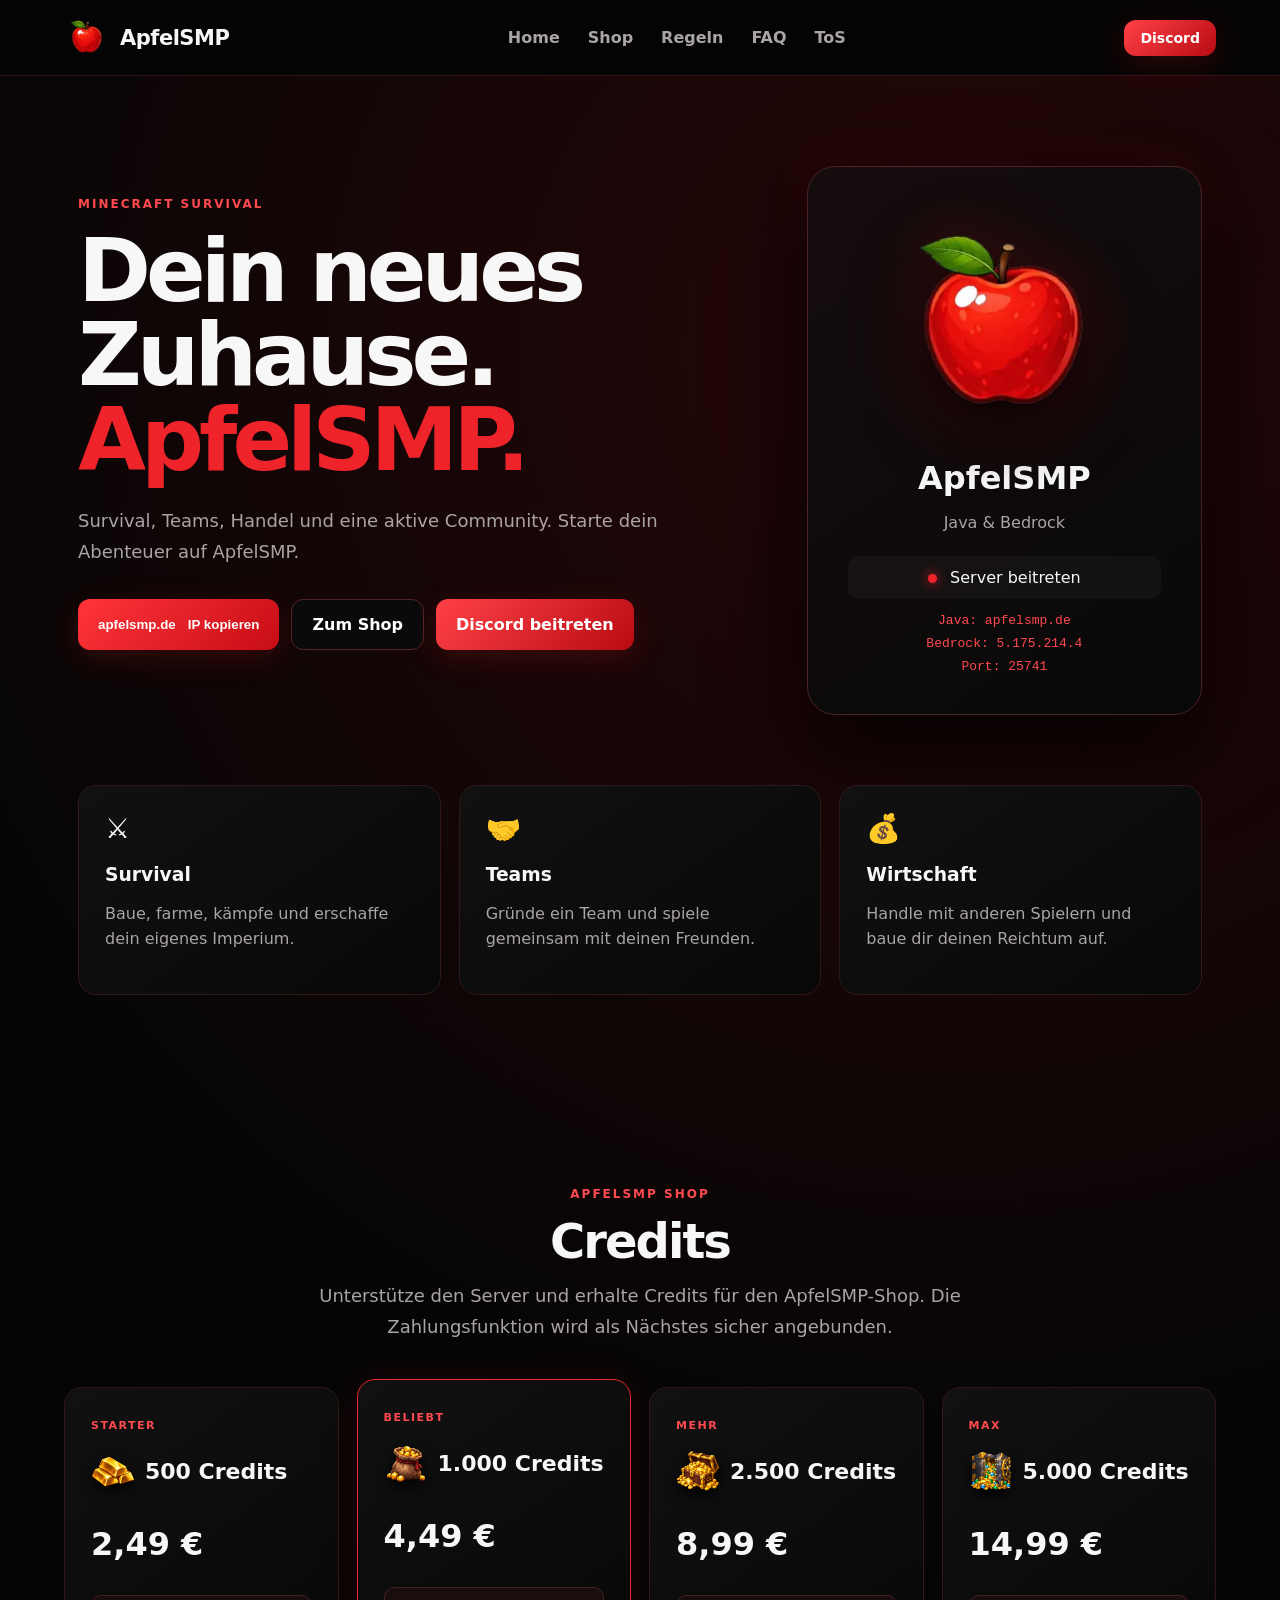
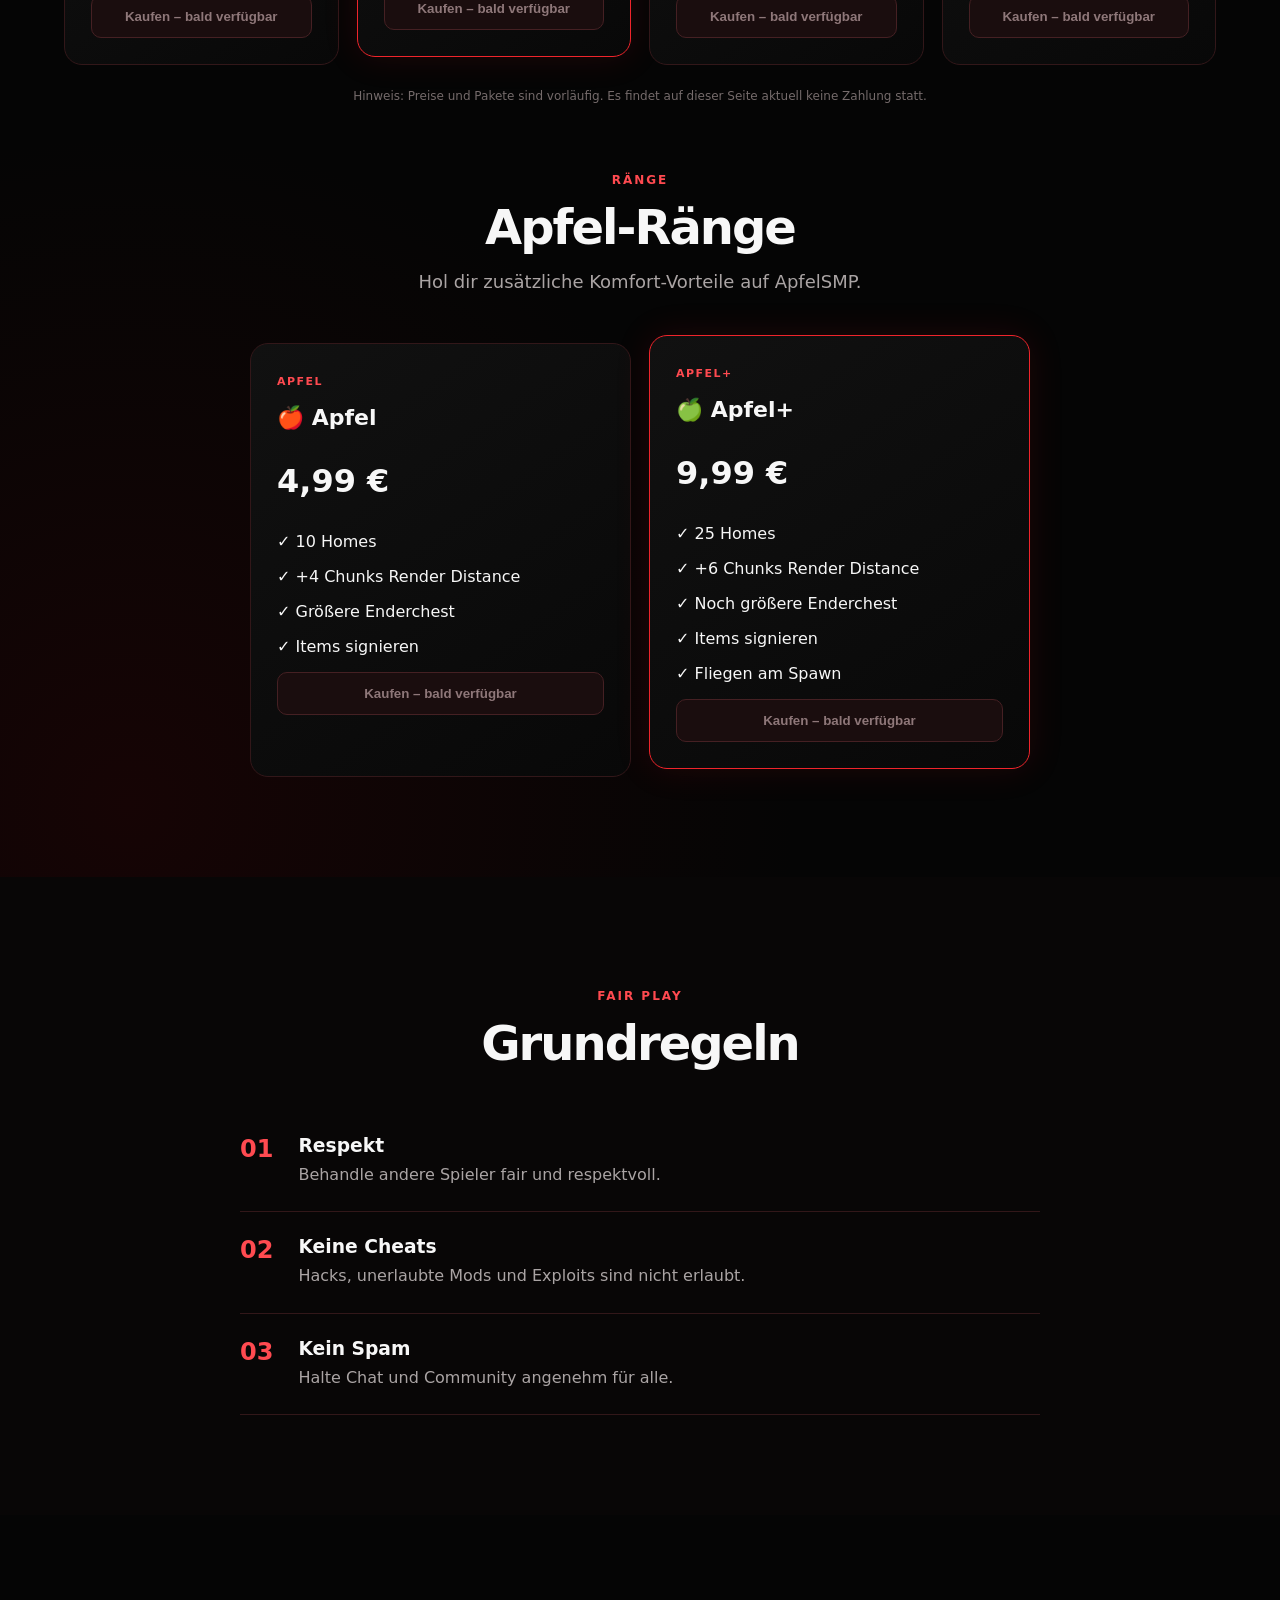
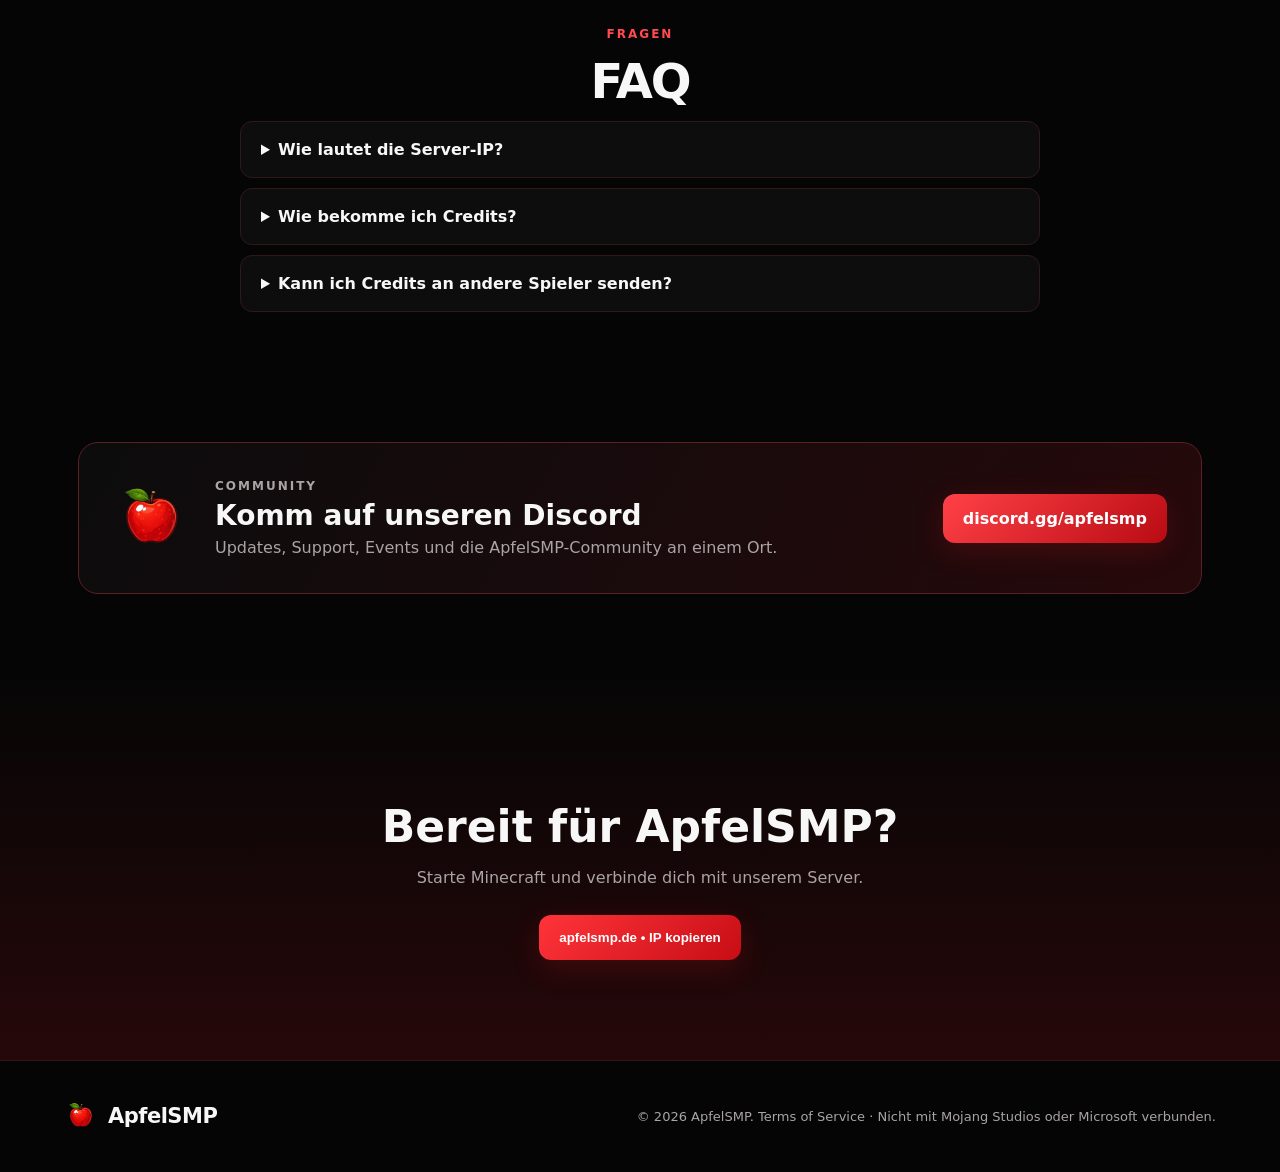
<file: index.html>
<!doctype html>
<html lang="de">
<head>
  <meta charset="UTF-8">
  <meta name="viewport" content="width=device-width,initial-scale=1">
  <meta name="description" content="ApfelSMP – deutscher Minecraft Survival Server.">
  <title>ApfelSMP | Minecraft Survival</title>
  <link rel="stylesheet" href="style.css">
</head>
<body>
<header class="nav">
  <a class="brand" href="#home"><img src="assets/apfelsmp-logo.webp" alt="ApfelSMP Logo"> <span>ApfelSMP</span></a>
  <nav><a href="#home">Home</a><a href="#shop">Shop</a><a href="#regeln">Regeln</a><a href="#faq">FAQ</a><a href="tos.html">ToS</a></nav>
  <a class="btn small discord-btn" href="https://discord.gg/apfelsmp" target="_blank" rel="noopener">Discord</a>
</header>

<main>
<section class="hero" id="home">
  <div class="hero-copy">
    <p class="eyebrow">MINECRAFT SURVIVAL</p>
    <h1>Dein neues Zuhause.<br><span>ApfelSMP.</span></h1>
    <p class="lead">Survival, Teams, Handel und eine aktive Community. Starte dein Abenteuer auf ApfelSMP.</p>
    <div class="actions">
      <button class="btn" id="copyIp">apfelsmp.de <b>IP kopieren</b></button>
      <a class="btn ghost" href="#shop">Zum Shop</a>
      <a class="btn discord-btn" href="https://discord.gg/apfelsmp" target="_blank" rel="noopener">Discord beitreten</a>
    </div>
    <p class="copy-status" id="copyStatus" aria-live="polite"></p>
  </div>
  <div class="server-card">
    <img class="hero-logo" src="assets/apfelsmp-logo.webp" alt="ApfelSMP Apfel Logo">
    <h2>ApfelSMP</h2>
    <p>Java & Bedrock</p>
    <div class="status"><span></span> Server beitreten</div>
    <div style="display:flex;flex-direction:column;gap:8px;align-items:center">
      <code>Java: apfelsmp.de</code>
      <code>Bedrock: 5.175.214.4</code>
      <code>Port: 25741</code>
    </div>
  </div>
</section>

<section class="features">
  <article><b>⚔️</b><h3>Survival</h3><p>Baue, farme, kämpfe und erschaffe dein eigenes Imperium.</p></article>
  <article><b>🤝</b><h3>Teams</h3><p>Gründe ein Team und spiele gemeinsam mit deinen Freunden.</p></article>
  <article><b>💰</b><h3>Wirtschaft</h3><p>Handle mit anderen Spielern und baue dir deinen Reichtum auf.</p></article>
</section>

<section class="section" id="shop">
  <p class="eyebrow">APFELSMP SHOP</p>
  <h2>Credits</h2>
  <p class="section-intro">Unterstütze den Server und erhalte Credits für den ApfelSMP-Shop. Die Zahlungsfunktion wird als Nächstes sicher angebunden.</p>
  <div class="products">
    <article class="product"><span>STARTER</span><h3 class="credit-title"><img src="assets/500Credits.png" alt="">500 Credits</h3><p class="price">2,49 €</p><button disabled>Kaufen – bald verfügbar</button></article>
    <article class="product featured"><span>BELIEBT</span><h3 class="credit-title"><img src="assets/1000Credits.png" alt="">1.000 Credits</h3><p class="price">4,49 €</p><button disabled>Kaufen – bald verfügbar</button></article>
    <article class="product"><span>MEHR</span><h3 class="credit-title"><img src="assets/2500Credits.png" alt="">2.500 Credits</h3><p class="price">8,99 €</p><button disabled>Kaufen – bald verfügbar</button></article>
    <article class="product"><span>MAX</span><h3 class="credit-title"><img src="assets/5000Credits.png" alt="">5.000 Credits</h3><p class="price">14,99 €</p><button disabled>Kaufen – bald verfügbar</button></article>
  </div>
  <p class="notice">Hinweis: Preise und Pakete sind vorläufig. Es findet auf dieser Seite aktuell keine Zahlung statt.</p>

  <p class="eyebrow" style="margin-top:70px">RÄNGE</p>
  <h2>Apfel-Ränge</h2>
  <p class="section-intro">Hol dir zusätzliche Komfort-Vorteile auf ApfelSMP.</p>
  <div class="products" style="grid-template-columns:repeat(2,minmax(0,1fr));max-width:780px">
    <article class="product">
      <span>APFEL</span>
      <h3>🍎 Apfel</h3>
      <p class="price">4,99 €</p>
      <p>✓ 10 Homes</p>
      <p>✓ +4 Chunks Render Distance</p>
      <p>✓ Größere Enderchest</p>
      <p>✓ Items signieren</p>
      <button disabled>Kaufen – bald verfügbar</button>
    </article>
    <article class="product featured">
      <span>APFEL+</span>
      <h3>🍏 Apfel+</h3>
      <p class="price">9,99 €</p>
      <p>✓ 25 Homes</p>
      <p>✓ +6 Chunks Render Distance</p>
      <p>✓ Noch größere Enderchest</p>
      <p>✓ Items signieren</p>
      <p>✓ Fliegen am Spawn</p>
      <button disabled>Kaufen – bald verfügbar</button>
    </article>
  </div>
</section>

<section class="section alt" id="regeln">
  <p class="eyebrow">FAIR PLAY</p><h2>Grundregeln</h2>
  <div class="rules">
    <article><strong>01</strong><div><h3>Respekt</h3><p>Behandle andere Spieler fair und respektvoll.</p></div></article>
    <article><strong>02</strong><div><h3>Keine Cheats</h3><p>Hacks, unerlaubte Mods und Exploits sind nicht erlaubt.</p></div></article>
    <article><strong>03</strong><div><h3>Kein Spam</h3><p>Halte Chat und Community angenehm für alle.</p></div></article>
  </div>
</section>

<section class="section" id="faq">
  <p class="eyebrow">FRAGEN</p><h2>FAQ</h2>
  <details><summary>Wie lautet die Server-IP?</summary><p>Die Java-IP lautet apfelsmp.de.</p></details>
  <details><summary>Wie bekomme ich Credits?</summary><p>Credits werden künftig über den offiziellen ApfelSMP-Shop erhältlich sein.</p></details>
  <details><summary>Kann ich Credits an andere Spieler senden?</summary><p>Nein. Credits sind an deinen Account gebunden und können nicht an andere Spieler überwiesen werden.</p></details>
</section>

<section class="discord-cta"><img src="assets/apfelsmp-logo.webp" alt=""><div><p class="eyebrow">COMMUNITY</p><h2>Komm auf unseren Discord</h2><p>Updates, Support, Events und die ApfelSMP-Community an einem Ort.</p></div><a class="btn discord-btn" href="https://discord.gg/apfelsmp" target="_blank" rel="noopener">discord.gg/apfelsmp</a></section>
<section class="cta" id="spielen"><h2>Bereit für ApfelSMP?</h2><p>Starte Minecraft und verbinde dich mit unserem Server.</p><button class="btn" id="copyIp2">apfelsmp.de • IP kopieren</button></section>
</main>

<footer><div class="brand"><img src="assets/apfelsmp-logo.webp" alt="ApfelSMP Logo"> <span>ApfelSMP</span></div><p>© <span id="year"></span> ApfelSMP. <a href="tos.html">Terms of Service</a> · Nicht mit Mojang Studios oder Microsoft verbunden.</p></footer>
<script src="script.js"></script>
</body>
</html>
</file>
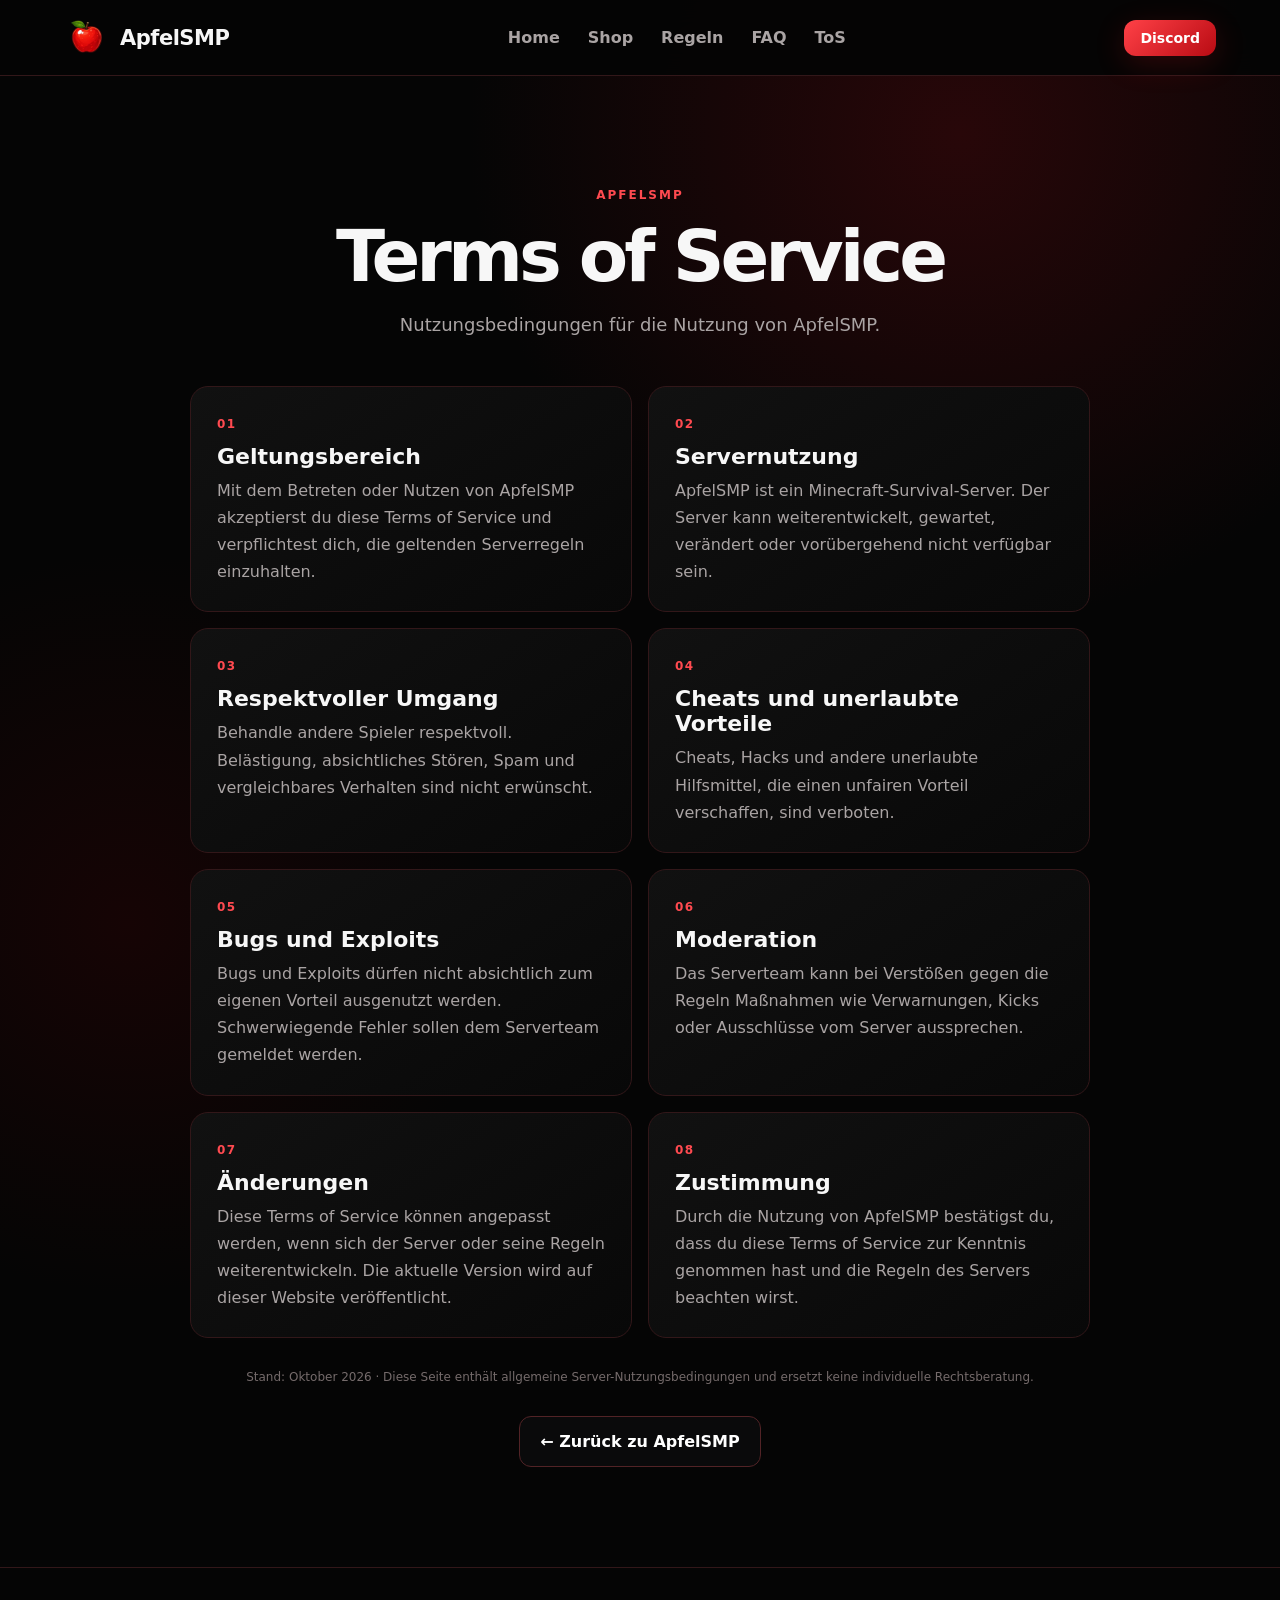
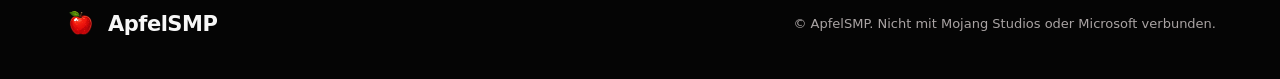
<file: tos.html>
<!doctype html>
<html lang="de">
<head>
  <meta charset="UTF-8">
  <meta name="viewport" content="width=device-width,initial-scale=1">
  <meta name="description" content="ApfelSMP Terms of Service – Nutzungsbedingungen.">
  <title>ApfelSMP | Terms of Service</title>
  <link rel="stylesheet" href="style.css">
</head>
<body>
<header class="nav">
  <a class="brand" href="/#home"><img src="assets/apfelsmp-logo.webp" alt="ApfelSMP Logo"> <span>ApfelSMP</span></a>
  <nav><a href="/#home">Home</a><a href="/#shop">Shop</a><a href="/#regeln">Regeln</a><a href="/#faq">FAQ</a><a href="tos.html">ToS</a></nav>
  <a class="btn small discord-btn" href="https://discord.gg/apfelsmp" target="_blank" rel="noopener">Discord</a>
</header>

<main>
<section class="section tos-page">
  <p class="eyebrow">APFELSMP</p>
  <h1>Terms of Service</h1>
  <p class="section-intro">Nutzungsbedingungen für die Nutzung von ApfelSMP.</p>

  <div class="tos-content">
    <article class="tos-card">
      <span>01</span>
      <h2>Geltungsbereich</h2>
      <p>Mit dem Betreten oder Nutzen von ApfelSMP akzeptierst du diese Terms of Service und verpflichtest dich, die geltenden Serverregeln einzuhalten.</p>
    </article>

    <article class="tos-card">
      <span>02</span>
      <h2>Servernutzung</h2>
      <p>ApfelSMP ist ein Minecraft-Survival-Server. Der Server kann weiterentwickelt, gewartet, verändert oder vorübergehend nicht verfügbar sein.</p>
    </article>

    <article class="tos-card">
      <span>03</span>
      <h2>Respektvoller Umgang</h2>
      <p>Behandle andere Spieler respektvoll. Belästigung, absichtliches Stören, Spam und vergleichbares Verhalten sind nicht erwünscht.</p>
    </article>

    <article class="tos-card">
      <span>04</span>
      <h2>Cheats und unerlaubte Vorteile</h2>
      <p>Cheats, Hacks und andere unerlaubte Hilfsmittel, die einen unfairen Vorteil verschaffen, sind verboten.</p>
    </article>

    <article class="tos-card">
      <span>05</span>
      <h2>Bugs und Exploits</h2>
      <p>Bugs und Exploits dürfen nicht absichtlich zum eigenen Vorteil ausgenutzt werden. Schwerwiegende Fehler sollen dem Serverteam gemeldet werden.</p>
    </article>

    <article class="tos-card">
      <span>06</span>
      <h2>Moderation</h2>
      <p>Das Serverteam kann bei Verstößen gegen die Regeln Maßnahmen wie Verwarnungen, Kicks oder Ausschlüsse vom Server aussprechen.</p>
    </article>

    <article class="tos-card">
      <span>07</span>
      <h2>Änderungen</h2>
      <p>Diese Terms of Service können angepasst werden, wenn sich der Server oder seine Regeln weiterentwickeln. Die aktuelle Version wird auf dieser Website veröffentlicht.</p>
    </article>

    <article class="tos-card">
      <span>08</span>
      <h2>Zustimmung</h2>
      <p>Durch die Nutzung von ApfelSMP bestätigst du, dass du diese Terms of Service zur Kenntnis genommen hast und die Regeln des Servers beachten wirst.</p>
    </article>
  </div>

  <p class="notice tos-note">Stand: Oktober 2026 · Diese Seite enthält allgemeine Server-Nutzungsbedingungen und ersetzt keine individuelle Rechtsberatung.</p>
  <a class="btn ghost tos-back" href="index.html">← Zurück zu ApfelSMP</a>
</section>
</main>

<footer><div class="brand"><img src="assets/apfelsmp-logo.webp" alt="ApfelSMP Logo"> <span>ApfelSMP</span></div><p>© <span id="year"></span> ApfelSMP. Nicht mit Mojang Studios oder Microsoft verbunden.</p></footer>
<script src="script.js"></script>
</body>
</html>
</file>
<file: style.css>
:root{--bg:#050505;--panel:#0c0c0d;--panel2:#121213;--text:#f7f7f7;--muted:#aaa4a4;--red:#ef242b;--red2:#ff4a50;--border:#321719}
*{box-sizing:border-box}html{scroll-behavior:smooth}body{margin:0;background:radial-gradient(circle at 75% 8%,#280709 0,transparent 27%),radial-gradient(circle at 10% 55%,#160405 0,transparent 25%),var(--bg);color:var(--text);font-family:Inter,ui-sans-serif,system-ui,-apple-system,Segoe UI,sans-serif}a{color:inherit;text-decoration:none}
.nav{height:76px;display:flex;align-items:center;justify-content:space-between;padding:0 max(5vw,24px);position:sticky;top:0;z-index:20;background:#050505f2;backdrop-filter:blur(14px);border-bottom:1px solid #321719}.brand{font-size:21px;font-weight:900;letter-spacing:-.5px;display:flex;align-items:center;gap:10px}.brand img{width:46px;height:46px;object-fit:contain;display:block}.brand span{margin:0}.nav nav{display:flex;gap:28px}.nav nav a{color:var(--muted);font-weight:700}.nav nav a:hover{color:var(--red2)}
.btn{border:0;border-radius:12px;background:linear-gradient(135deg,#ff343a,#c70d15);color:#fff;padding:15px 20px;font-weight:850;cursor:pointer;display:inline-flex;gap:12px;align-items:center;justify-content:center;box-shadow:0 8px 30px #e7192030}.btn:hover{filter:brightness(1.08);transform:translateY(-1px)}.btn.small{padding:10px 16px;font-size:14px}.btn.ghost{background:#0a0a0b;color:#fff;border:1px solid #522326;box-shadow:none}.discord-btn{background:linear-gradient(135deg,#ff4147,#b90b13)}
.hero{max-width:1180px;margin:auto;min-height:620px;padding:90px 28px 70px;display:grid;grid-template-columns:1.25fr .75fr;gap:70px;align-items:center}.eyebrow{color:var(--red2);font-weight:900;font-size:12px;letter-spacing:2px}.hero h1{font-size:clamp(52px,7vw,88px);line-height:.96;letter-spacing:-5px;margin:18px 0 24px}.hero h1 span{color:var(--red)}.lead,.section-intro{color:var(--muted);font-size:18px;line-height:1.7;max-width:680px}.actions{display:flex;gap:12px;margin-top:32px;flex-wrap:wrap}.copy-status{height:20px;color:var(--red2);font-size:13px}
.server-card{background:linear-gradient(145deg,#160d0e,#080808);border:1px solid #492326;border-radius:28px;padding:40px;text-align:center;box-shadow:0 30px 90px #000,0 0 50px #d5161d18}.hero-logo{width:min(240px,80%);height:auto;display:block;margin:0 auto;filter:drop-shadow(0 20px 30px #000) drop-shadow(0 0 24px #d8171e45)}.server-card h2{font-size:32px;margin:12px 0 4px}.server-card p{color:var(--muted)}.status{margin:24px auto 14px;background:#ffffff08;padding:12px;border-radius:10px}.status span{display:inline-block;width:9px;height:9px;border-radius:50%;background:var(--red);margin-right:8px;box-shadow:0 0 12px var(--red)}code{color:var(--red2)}
.features,.products{max-width:1180px;margin:auto;padding:0 28px 80px;display:grid;grid-template-columns:repeat(3,1fr);gap:18px}.features article,.product{background:linear-gradient(145deg,#111,#080808);border:1px solid var(--border);border-radius:18px;padding:26px}.features b{font-size:28px}.features h3{margin-bottom:8px}.features p,.rules p,details p{color:var(--muted);line-height:1.6}
.section{padding:100px max(5vw,28px);text-align:center}.section>h2{font-size:48px;letter-spacing:-2px;margin:8px 0 12px}.section-intro{margin:0 auto 45px}.products{grid-template-columns:repeat(4,1fr);padding:0;max-width:1180px}.product{text-align:left;position:relative}.product.featured{border-color:var(--red);transform:translateY(-8px);box-shadow:0 0 35px #d9182020}.product>span{font-size:11px;font-weight:900;color:var(--red2);letter-spacing:1.5px}.product h3{font-size:22px;margin:16px 0}.price{font-size:32px;font-weight:900}.product button{width:100%;padding:13px;border-radius:10px;border:1px solid #452023;background:#1a0d0e;color:#8e7779;font-weight:800}.notice{font-size:12px;color:#756b6b;margin-top:24px}
.alt{background:#080606}.rules{max-width:800px;margin:40px auto 0;text-align:left}.rules article{display:flex;gap:25px;padding:24px 0;border-bottom:1px solid var(--border)}.rules strong{color:var(--red2);font-size:24px}.rules h3{margin:0 0 6px}.rules p{margin:0}details{max-width:800px;margin:10px auto;background:#0d0d0e;border:1px solid var(--border);border-radius:12px;text-align:left;padding:18px 20px}summary{cursor:pointer;font-weight:800}
.discord-cta{max-width:1124px;margin:20px auto 70px;padding:30px 34px;border:1px solid #5a2024;border-radius:20px;background:linear-gradient(120deg,#0c0c0d,#26090b);display:flex;align-items:center;gap:24px}.discord-cta img{width:78px;height:78px;object-fit:contain}.discord-cta div{flex:1}.discord-cta h2{margin:3px 0;font-size:28px}.discord-cta p{color:var(--muted);margin:6px 0}.discord-cta .btn{white-space:nowrap}
.cta{text-align:center;padding:100px 28px;background:linear-gradient(180deg,transparent,#26080a)}.cta h2{font-size:44px;margin-bottom:10px}.cta p{color:var(--muted);margin-bottom:28px}footer{border-top:1px solid #321719;padding:35px max(5vw,28px);display:flex;justify-content:space-between;align-items:center;color:var(--muted);font-size:13px}footer .brand{color:var(--text)}footer .brand img{width:34px;height:34px}
.tos-page{max-width:1100px;margin:auto}.tos-page>h1{font-size:clamp(44px,7vw,72px);letter-spacing:-4px;margin:8px 0 12px}.tos-content{max-width:900px;margin:40px auto 0;display:grid;grid-template-columns:1fr 1fr;gap:16px;text-align:left}.tos-card{background:linear-gradient(145deg,#111,#080808);border:1px solid var(--border);border-radius:18px;padding:26px}.tos-card>span{color:var(--red2);font-size:12px;font-weight:900;letter-spacing:1.5px}.tos-card h2{font-size:22px;margin:12px 0 8px}.tos-card p{color:var(--muted);line-height:1.7;margin:0}.tos-note{margin-top:32px}.tos-back{margin-top:20px}
@media(max-width:850px){.nav nav{display:none}.hero{grid-template-columns:1fr;padding-top:60px;gap:30px}.hero h1{letter-spacing:-3px}.server-card{max-width:480px}.features,.products,.tos-content{grid-template-columns:1fr 1fr}.product.featured{transform:none}footer{flex-direction:column;gap:12px;text-align:center}}
@media(max-width:700px){.discord-cta{margin:20px 20px 60px;flex-direction:column;text-align:center}.discord-cta .btn{width:100%}}
@media(max-width:560px){.nav .btn.small{display:none}.brand img{width:38px;height:38px}.hero h1{font-size:50px}.features,.products,.tos-content{grid-template-columns:1fr}.section{padding:75px 20px}.section>h2{font-size:38px}.btn{width:100%}.tos-page>h1{font-size:46px;letter-spacing:-2px}}

.credit-title{display:flex;align-items:center;gap:10px}.credit-title img{width:44px;height:44px;object-fit:contain;flex:0 0 44px;filter:drop-shadow(0 5px 7px #000)}
</file>
